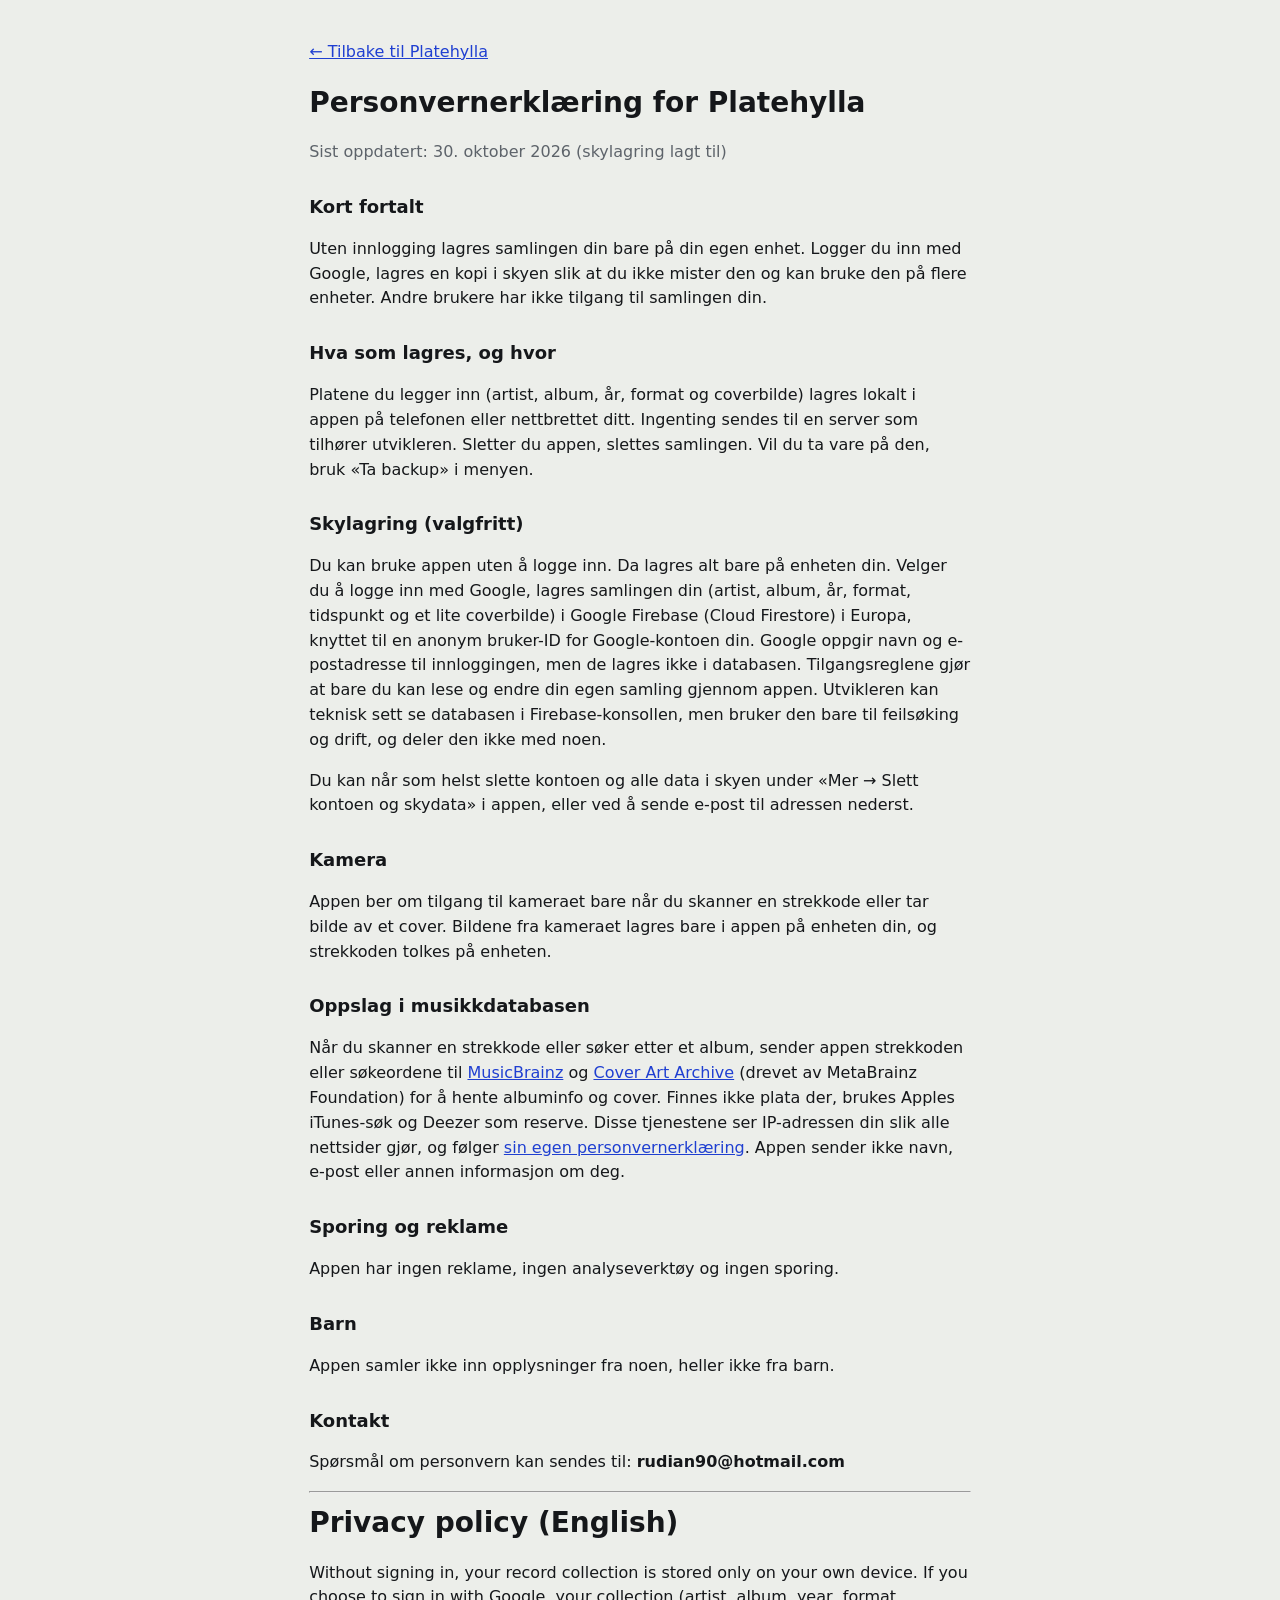
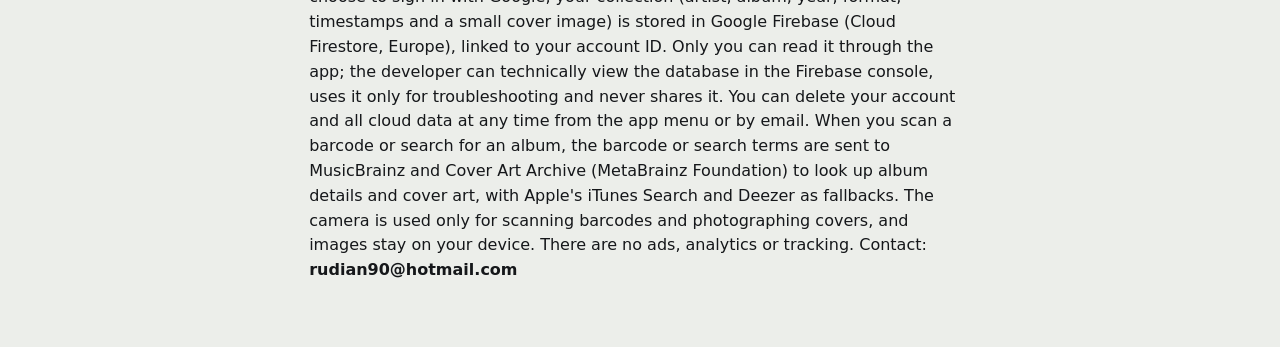
<file: privacy.html>
<!doctype html>
<html lang="nb">
<head>
<meta charset="utf-8">
<meta name="viewport" content="width=device-width,initial-scale=1">
<title>Personvern – Platehylla</title>
<style>
:root{--bg:#ECEEEA;--ink:#15171A;--muted:#5D636A;--accent:#1F3FD1;color-scheme:light}
@media (prefers-color-scheme:dark){:root{--bg:#101215;--ink:#ECEDEA;--muted:#9AA1A8;--accent:#8299FF;color-scheme:dark}}
body{margin:0;background:var(--bg);color:var(--ink);font:16px/1.55 system-ui,-apple-system,"Segoe UI",Roboto,sans-serif;padding:24px max(16px,env(safe-area-inset-left,0px)) 48px}
main{max-width:65ch;margin:0 auto}
h1{font-size:28px;margin:0 0 4px}h2{font-size:18px;margin:28px 0 6px}
p,li{color:var(--ink)}.muted{color:var(--muted)}a{color:var(--accent)}
</style>
</head>
<body>
<main>
<p><a href="./">← Tilbake til Platehylla</a></p>
<h1>Personvernerklæring for Platehylla</h1>
<p class="muted">Sist oppdatert: 30. oktober 2026 (skylagring lagt til)</p>

<h2>Kort fortalt</h2>
<p>Uten innlogging lagres samlingen din bare på din egen enhet. Logger du inn med Google, lagres en kopi i skyen slik at du ikke mister den og kan bruke den på flere enheter. Andre brukere har ikke tilgang til samlingen din.</p>

<h2>Hva som lagres, og hvor</h2>
<p>Platene du legger inn (artist, album, år, format og coverbilde) lagres lokalt i appen på telefonen eller nettbrettet ditt. Ingenting sendes til en server som tilhører utvikleren. Sletter du appen, slettes samlingen. Vil du ta vare på den, bruk «Ta backup» i menyen.</p>

<h2>Skylagring (valgfritt)</h2>
<p>Du kan bruke appen uten å logge inn. Da lagres alt bare på enheten din. Velger du å logge inn med Google, lagres samlingen din (artist, album, år, format, tidspunkt og et lite coverbilde) i Google Firebase (Cloud Firestore) i Europa, knyttet til en anonym bruker-ID for Google-kontoen din. Google oppgir navn og e-postadresse til innloggingen, men de lagres ikke i databasen. Tilgangsreglene gjør at bare du kan lese og endre din egen samling gjennom appen. Utvikleren kan teknisk sett se databasen i Firebase-konsollen, men bruker den bare til feilsøking og drift, og deler den ikke med noen.</p>
<p>Du kan når som helst slette kontoen og alle data i skyen under «Mer → Slett kontoen og skydata» i appen, eller ved å sende e-post til adressen nederst.</p>

<h2>Kamera</h2>
<p>Appen ber om tilgang til kameraet bare når du skanner en strekkode eller tar bilde av et cover. Bildene fra kameraet lagres bare i appen på enheten din, og strekkoden tolkes på enheten.</p>

<h2>Oppslag i musikkdatabasen</h2>
<p>Når du skanner en strekkode eller søker etter et album, sender appen strekkoden eller søkeordene til <a href="https://musicbrainz.org" target="_blank" rel="noopener">MusicBrainz</a> og <a href="https://coverartarchive.org" target="_blank" rel="noopener">Cover Art Archive</a> (drevet av MetaBrainz Foundation) for å hente albuminfo og cover. Finnes ikke plata der, brukes Apples iTunes-søk og Deezer som reserve. Disse tjenestene ser IP-adressen din slik alle nettsider gjør, og følger <a href="https://metabrainz.org/privacy" target="_blank" rel="noopener">sin egen personvernerklæring</a>. Appen sender ikke navn, e-post eller annen informasjon om deg.</p>

<h2>Sporing og reklame</h2>
<p>Appen har ingen reklame, ingen analyseverktøy og ingen sporing.</p>

<h2>Barn</h2>
<p>Appen samler ikke inn opplysninger fra noen, heller ikke fra barn.</p>

<h2>Kontakt</h2>
<p>Spørsmål om personvern kan sendes til: <strong>rudian90@hotmail.com</strong></p>

<hr>
<h1 lang="en">Privacy policy (English)</h1>
<p lang="en">Without signing in, your record collection is stored only on your own device. If you choose to sign in with Google, your collection (artist, album, year, format, timestamps and a small cover image) is stored in Google Firebase (Cloud Firestore, Europe), linked to your account ID. Only you can read it through the app; the developer can technically view the database in the Firebase console, uses it only for troubleshooting and never shares it. You can delete your account and all cloud data at any time from the app menu or by email. When you scan a barcode or search for an album, the barcode or search terms are sent to MusicBrainz and Cover Art Archive (MetaBrainz Foundation) to look up album details and cover art, with Apple's iTunes Search and Deezer as fallbacks. The camera is used only for scanning barcodes and photographing covers, and images stay on your device. There are no ads, analytics or tracking. Contact: <strong>rudian90@hotmail.com</strong></p>
</main>
</body>
</html>
</file>
